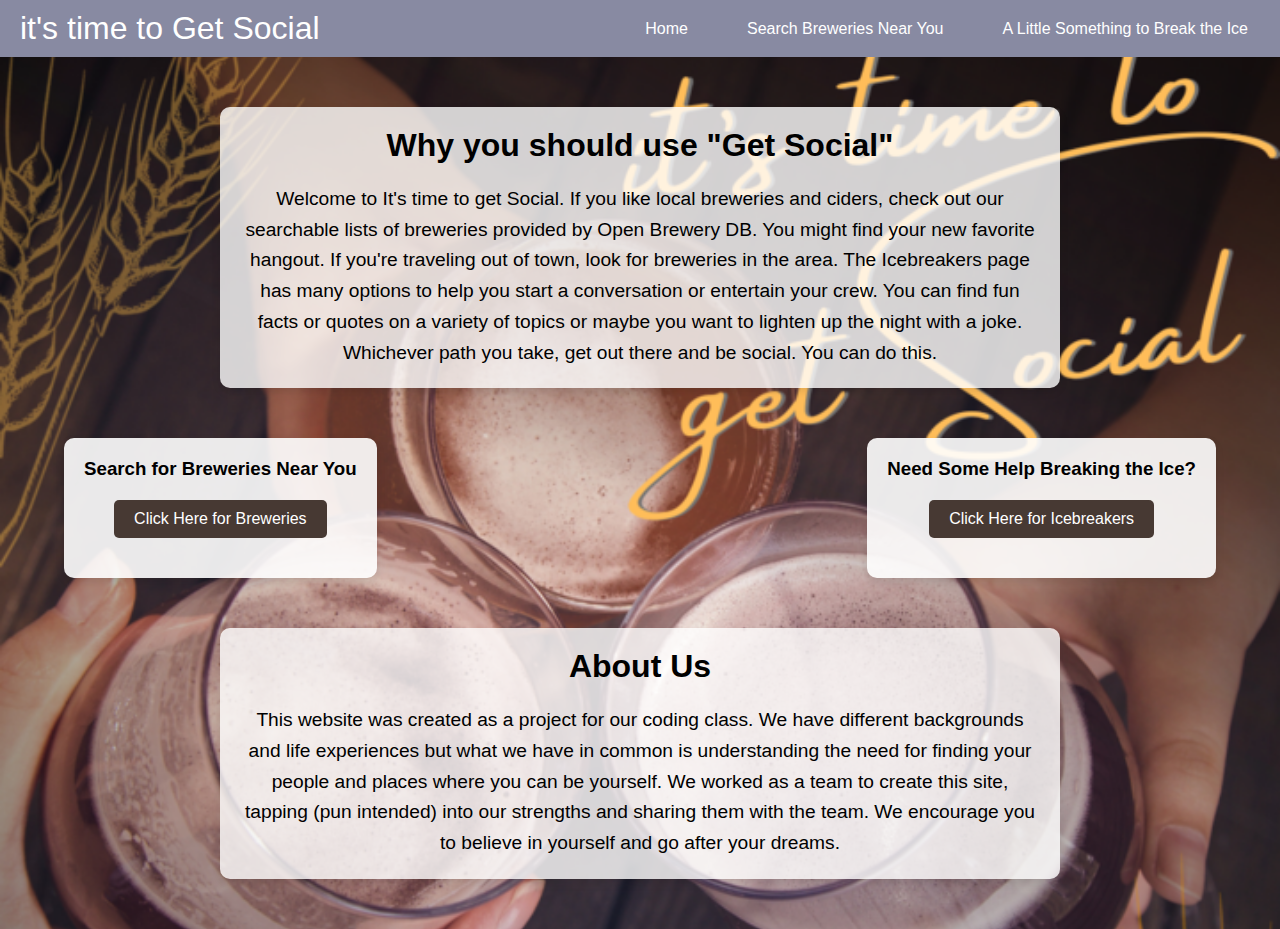
<file: index.html>
<!DOCTYPE html>
<html lang="en">

<head>
    <meta charset="UTF-8">
    <meta http-equiv="X-UA-Compatible" content="IE=edge">
    <meta name="viewport" content="width=device-width, initial-scale=1.0">
    <title>Get Social</title>
    <link rel="shortcut icon" href="./img/initialsLNR.png" type="image/x-icon">
    <link rel="stylesheet" href="Css/landingpage.css">
</head>

<body>
    <header>
        <div id="brand">it's time to Get Social</div>
        <nav id="navbar">
          <a href="./index.html">Home</a>
            <a href="./breweries.html">Search Breweries Near You</a>
            <a href="./icebreakers.html">A Little Something to Break the Ice</a>
        </nav>
        <div class="hamburger" id="hamburger">
            <div class="bar"></div>
            <div class="bar"></div>
            <div class="bar"></div>
          </div>
    </header>
    <div>
         <nav id="navbar2">
        <a href="./index.html">Home</a>
          <a href="./breweries.html">Search Breweries Near You</a>
          <a href="./icebreakers.html">A Little Something to Break the Ice</a>
      </nav>
    </div>
    <div class="about-us">
        <h2>Why you should use "Get Social"</h2>
        <p> Welcome to It's time to get Social. If you like local breweries and ciders, check out our searchable lists of breweries provided by Open Brewery DB. You might find your new favorite hangout. If you're traveling out of town, look for breweries in the area. The Icebreakers page has many options to help you start a conversation or entertain your crew. You can find fun facts or quotes on a variety of topics or maybe you want to lighten up the night with a joke. Whichever path you take, get out there and be social. You can do this.</p>
    </div>

    <div class="sections-container">
        <div class="left-aligned-section">
            <h3>Search for Breweries Near You</h3>
            <a href="breweries.html" class="icebreaker-link">Click Here for Breweries</a>
            <!-- <form action="breweries.html">
                <button type="submit">Click Here for Breweries</button>
            </form> -->
        </div>

        <div class="right-aligned-section">
            <h3>Need Some Help Breaking the Ice?</h3>
            <a href="icebreakers.html" class="icebreaker-link">Click Here for Icebreakers</a>
        </div>
    </div>

    <div class="about-us">
        <h2>About Us</h2>

        <p>This website was created as a project for our coding class. We have different backgrounds and life experiences but what we have in common is understanding the need for finding your people and places where you can be yourself. We worked as a team to create this site, tapping (pun intended) into our strengths and sharing them with the team. We encourage you to believe in yourself and go after your dreams.</p>
    </div>
    <script src="./Js/script.js"></script>
</body>

</html>
</file>
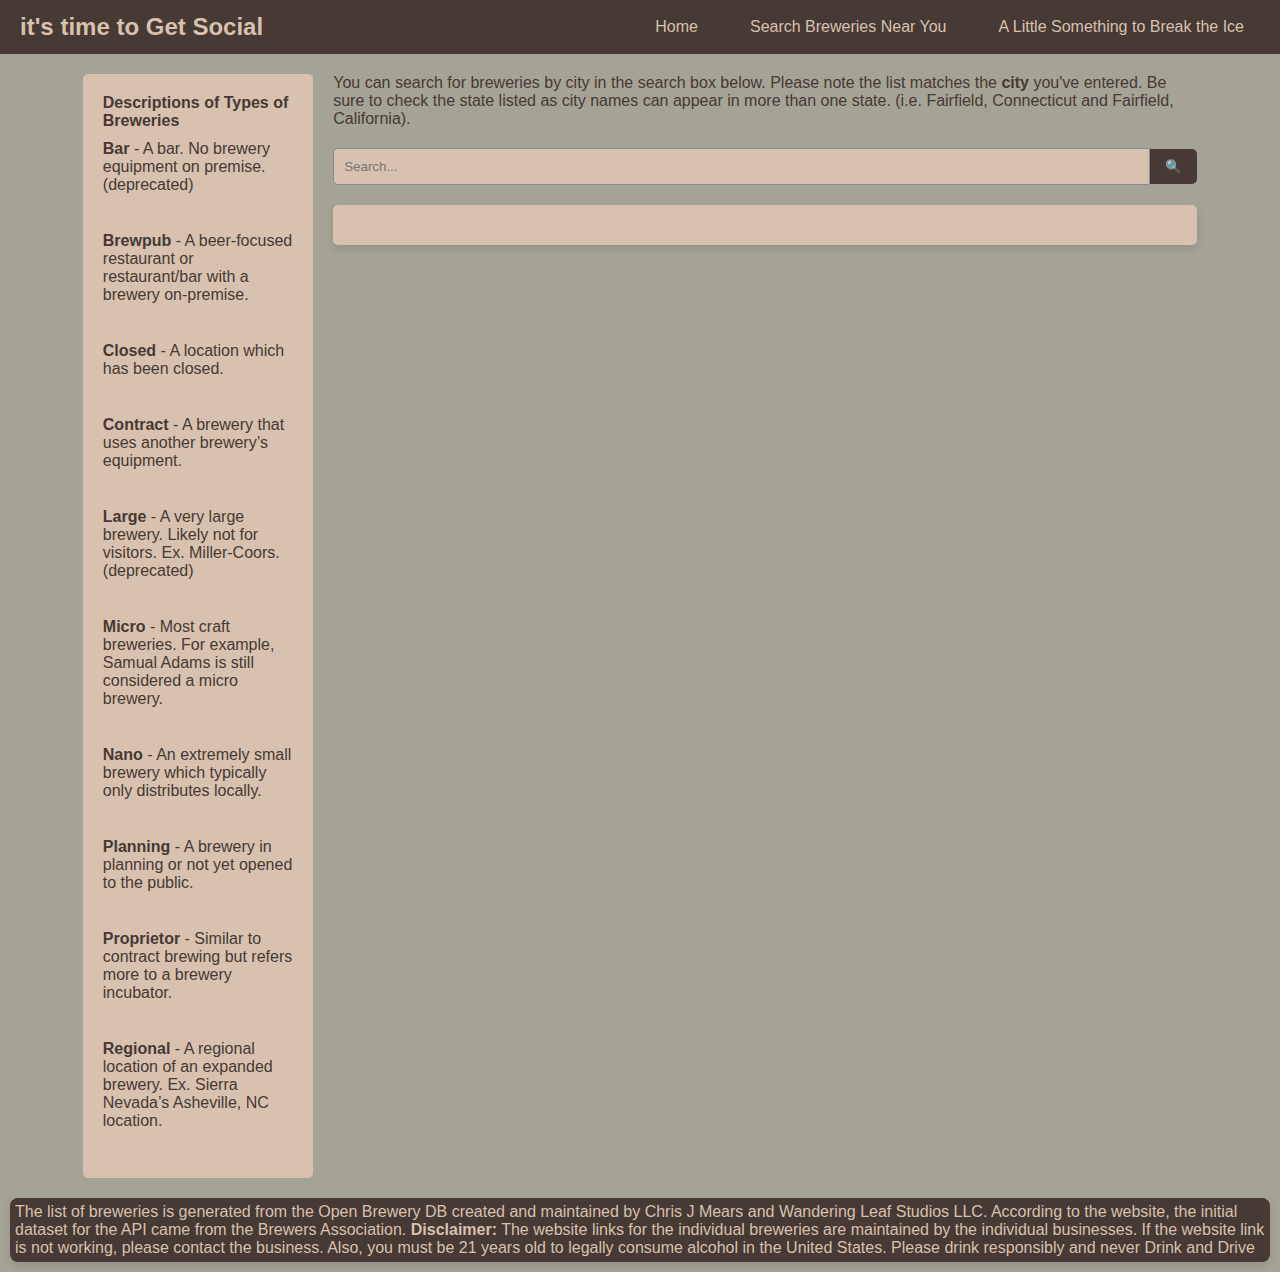
<file: breweries.html>
<!DOCTYPE html>
<html lang="en">

<head>
    <meta charset="UTF-8">
    <meta name="viewport" content="width=device-width, initial-scale=1.0">
    <title>Brewery Results</title>
    <link rel="shortcut icon" href="./img/initialsLNR.png" type="image/x-icon">
    <link rel="stylesheet" href="Css/breweries.css">
    <link rel="stylesheet" href="Css/modals.css">
</head>

<body>

    <header>
        <div id="brand">it's time to Get Social</div>
        <nav>
            <a href="./index.html">Home</a>
            <a href="./breweries.html">Search Breweries Near You</a>
            <a href="./icebreakers.html">A Little Something to Break the Ice</a>
        </nav>
        <div class="hamburger" id="hamburger">
        <div class="bar"></div>
        <div class="bar"></div>
        <div class="bar"></div>
      </div>
</header>
<div>
     <nav id="navbar2">
    <a href="./index.html">Home</a>
      <a href="./breweries.html">Search Breweries Near You</a>
      <a href="./icebreakers.html">A Little Something to Break the Ice</a>
  </nav>
</div>
<div id="myModal" class="modal">

  <div class="modal-content">
    <span class="close">&times;</span>
    <p class="modal-message"></p>
  </div>

</div>
    <div class="container">
        
        <div class="description-container">
            <p>Descriptions of Types of Breweries</p>
            <ul>
            <li><span>Bar</span> - A bar. No brewery equipment on premise. (deprecated)</li><br>
            <li><span>Brewpub</span> - A beer-focused restaurant or restaurant/bar with a brewery on-premise.</li><br>
            <li><span>Closed</span> - A location which has been closed.</li><br>
            <li><span>Contract</span> - A brewery that uses another brewery’s equipment.</li><br>
            <li><span>Large</span> - A very large brewery. Likely not for visitors. Ex. Miller-Coors. (deprecated)</li><br>
            <li><span>Micro</span> - Most craft breweries. For example, Samual Adams is still considered a micro brewery.</li><br>
            <li><span>Nano</span> - An extremely small brewery which typically only distributes locally.</li><br>
            <li><span>Planning</span> - A brewery in planning or not yet opened to the public.</li><br>
            <li><span>Proprietor</span> - Similar to contract brewing but refers more to a brewery incubator.</li><br>
            <li><span>Regional</span> - A regional location of an expanded brewery. Ex. Sierra Nevada’s Asheville, NC location.</li><br>
            </ul>
        </div>

        <div class="main-content">
            <div class="directions-container">
                <p>  You can search for breweries by city in the search box below. Please note the list matches the <b>city</b> you've entered. Be sure to check the state listed as city names can appear in more than one state. (i.e. Fairfield, Connecticut and Fairfield, California).</p>
            </div>
            <div class="search-container">
                <input type="text" id="cityEntered" class="search-input" placeholder="Search...">
                <button class="search-btn" id="searchBtn">🔍</button>
            </div>

            <div class="results-container">
                <div id="db-list">
                </div>
            </div>

        </div>

    </div>
    <footer>The list of breweries is generated from the Open Brewery DB created and maintained by Chris J Mears and Wandering Leaf Studios LLC. According to the website, the initial dataset for the API came from the Brewers Association.
        <b>Disclaimer:</b> The website links for the individual breweries are maintained by the individual businesses. If the website link is not working, please contact the business. Also, you must be 21 years old to legally consume alcohol in the United States. Please drink responsibly and never Drink and Drive</footer>

    <script src="./Js/script.js"></script>
    <script src="Js/breweries.js"></script>
</body>

</html>
</file>
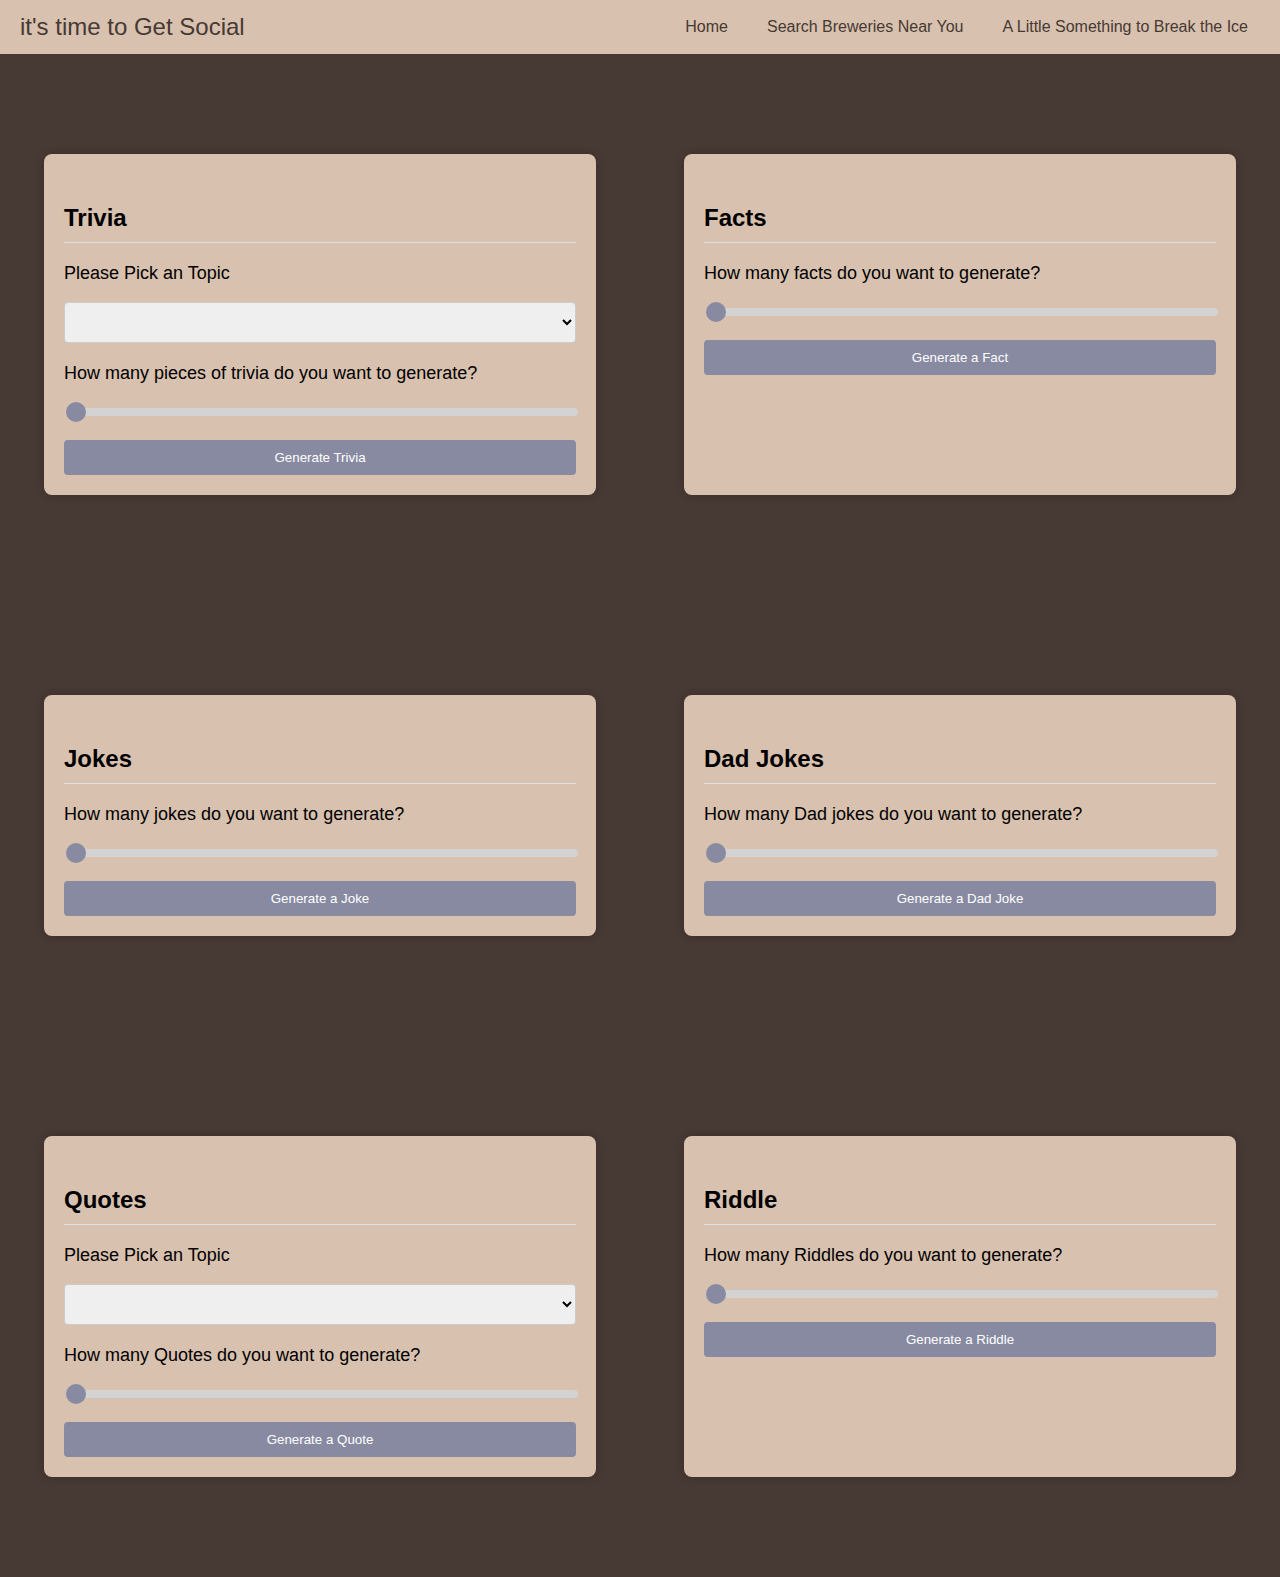
<file: icebreakers.html>
<!DOCTYPE html>
<html lang="en">

<head>
    <meta charset="UTF-8">
    <meta name="viewport" content="width=device-width, initial-scale=1.0">
    <title>Dream Ducks: Results</title>
    <link rel="shortcut icon" href="./img/initialsLNR.png" type="image/x-icon">
    <link rel="stylesheet" href="Css/icbreaker.css">
    <link rel="stylesheet" href="Css/Slider.css">
    <link rel="stylesheet" href="Css/modals.css">
   
</head>

<body>
     <header>
        <div id="brand">it's time to Get Social</div>
        <nav>
            <a href="./index.html">Home</a>
            <a href="./breweries.html">Search Breweries Near You</a>
            <a href="./icebreakers.html">A Little Something to Break the Ice</a>
        </nav>
        <div class="hamburger" id="hamburger">
        <div class="bar"></div>
        <div class="bar"></div>
        <div class="bar"></div>
      </div>
</header>
<div>
     <nav id="navbar2">
    <a href="./index.html">Home</a>
      <a href="./breweries.html">Search Breweries Near You</a>
      <a href="./icebreakers.html">A Little Something to Break the Ice</a>
  </nav>
</div>
    <div class="row">
        <div id="trivia-div">
            <h1>Trivia</h1>
            <p>Please Pick an Topic</p>
            <select id="trivia-dropdown">
                <option value="blank" selected="selected" disabled> </option>
                <option value="artliterature">Art and Literature</option>
                <option value="language">Language</option>
                <option value="sciencenature">Science and Nature</option>
                <option value="general">General</option>
                <option value="fooddrink">Food and Drink</option>
                <option value="peopleplaces">People and Places</option>
                <option value="geography">Geography</option>
                <option value="historyholidays">History and Holidays</option>
                <option value="entertainment">Entertainment</option>
                <option value="toysgames">Toys and Games</option>
                <option value="music">Music</option>
                <option value="mathematics">Mathematics</option>
                <option value="religionmythology">Religion and Mythology</option>
                <option value="sportsleisure">Sports and Leisure</option>
            </select>
            <p>How many pieces of trivia do you want to generate? <span id="trivia-count"> </span></p>
            <input type="range" min="1" max="100" value="1" class="slider" id="triviaRange" >
            <button class="btn" id="trivia-btn">Generate Trivia</button>
        </div>

        <div id="facts-div">
            <h1>Facts</h1>
            <div class="slidecontainer">
                <p>How many facts do you want to generate? <span id="fact-count"> </span></p>
                <input type="range" min="1" max="100" value="1" class="slider" id="factsRange">

            </div>
            <button class="btn" id="facts-btn">Generate a Fact</button>
        </div>

    </div>

    <div class="row">
        <div id="jokes-div">
            <h1>Jokes</h1>
            <div class="slidecontainer">
                <p>How many jokes do you want to generate? <span id="joke-count"> </span></p>
                <input type="range" min="1" max="100" value="1" class="slider" id="jokesRange">

            </div>
            <button class="btn" id="jokes-btn">Generate a Joke</button>
        </div>
        <div id="dad-div">
            <h1>Dad Jokes</h1>
            <div class="slidecontainer">
                <p>How many Dad jokes do you want to generate? <span id="dad-count"> </span></p>
                <input type="range" min="1" max="100" value="1" class="slider" id="dadRange">

            </div>
            <button class="btn" id="dad-btn">Generate a Dad Joke</button>
        </div>
    </div>

    <div class="row">

        <div id="quotes-div">
            <h1>Quotes</h1>
            <p>Please Pick an Topic</p>
            <select id="quotes-dropdown">
                <option value="blank" selected="selected" disabled></option>
                <option value="age">Age</option>
                <option value="alone">Alone</option>
                <option value="amazing">Amazing</option>
                <option value="architecture">Architecture</option>
                <option value="art">Art</option>
                <option value="attitude">Attitude</option>
                <option value="beauty">Beauty</option>
                <option value="best">Best</option>
                <option value="birthday">Birthday</option>
                <option value="car">Car</option>
                <option value="change">Change</option>
                <option value="communications">Communications</option>
                <option value="computers">Computers</option>
                <option value="cool">Cool</option>
                <option value="courage">Courage</option>
                <option value="dating">Dating</option>
                <option value="death">Death</option>
                <option value="design">Design</option>
                <option value="dreams">Dreams</option>
                <option value="education">Education</option>
                <option value="environmental">Environmental</option>
                <option value="equality">Equality</option>
                <option value="experience">Experience</option>
                <option value="failure">Failure</option>
                <option value="family">Family</option>
                <option value="famous">Famous</option>
                <option value="fear">Fear</option>
                <option value="fitness">Fitness</option>
                <option value="food">Food</option>
                <option value="forgiveness">Forgiveness</option>
                <option value="freedom">Freedom</option>
                <option value="friendship">Friendship</option>
                <option value="funny">Funny</option>
                <option value="future">Future</option>
                <option value="good">Good</option>
                <option value="graduation">Graduation</option>
                <option value="great">Great</option>
                <option value="happiness">Happiness</option>
                <option value="health">Health</option>
                <option value="history">History</option>
                <option value="home">Home</option>
                <option value="hope">Hope</option>
                <option value="humor">Humor</option>
                <option value="imagination">Imagination</option>
                <option value="inspirational">Inspirational</option>
                <option value="intelligence">Intelligence</option>
                <option value="jealousy">Jealousy</option>
                <option value="knowledge">Knowledge</option>
                <option value="leadership">Leadership</option>
                <option value="learning">Learning</option>
                <option value="legal">Legal</option>
                <option value="life">Life</option>
                <option value="love">Love</option>
                <option value="medical">Medical</option>
                <option value="money">Money</option>
                <option value="morning">Morning</option>
                <option value="movies">Movies</option>
                <option value="success">Success</option>
            </select>
            <div class="slidecontainer">
                <p>How many Quotes do you want to generate? <span id="quote-count"> </span></p>
                <input type="range" min="1"max="100" value="1" class="slider" id="quoteRange">

            </div>
            <button class="btn" id="quote-btn">Generate a Quote</button>
        </div>

        <div id="riddle-div">
            <h1>Riddle</h1>
            <div class="slidecontainer">
                <p>How many Riddles do you want to generate? <span id="riddle-count"> </span></p>
                <input type="range" min="1" max="100" value="1" class="slider" id="riddleRange">

            </div>
            <button class="btn" id="riddle-btn">Generate a Riddle</button>
        </div>
    </div>

    <div id="myModal" class="modal">

        <div class="modal-content">
          <span class="close">&times;</span>
          <p class="modal-message"></p>
        </div>
      
      </div>
    <script src="./Js/script.js"></script>
    <script src="./Js/icebreakers.js"></script>
</body>

</html>
</file>
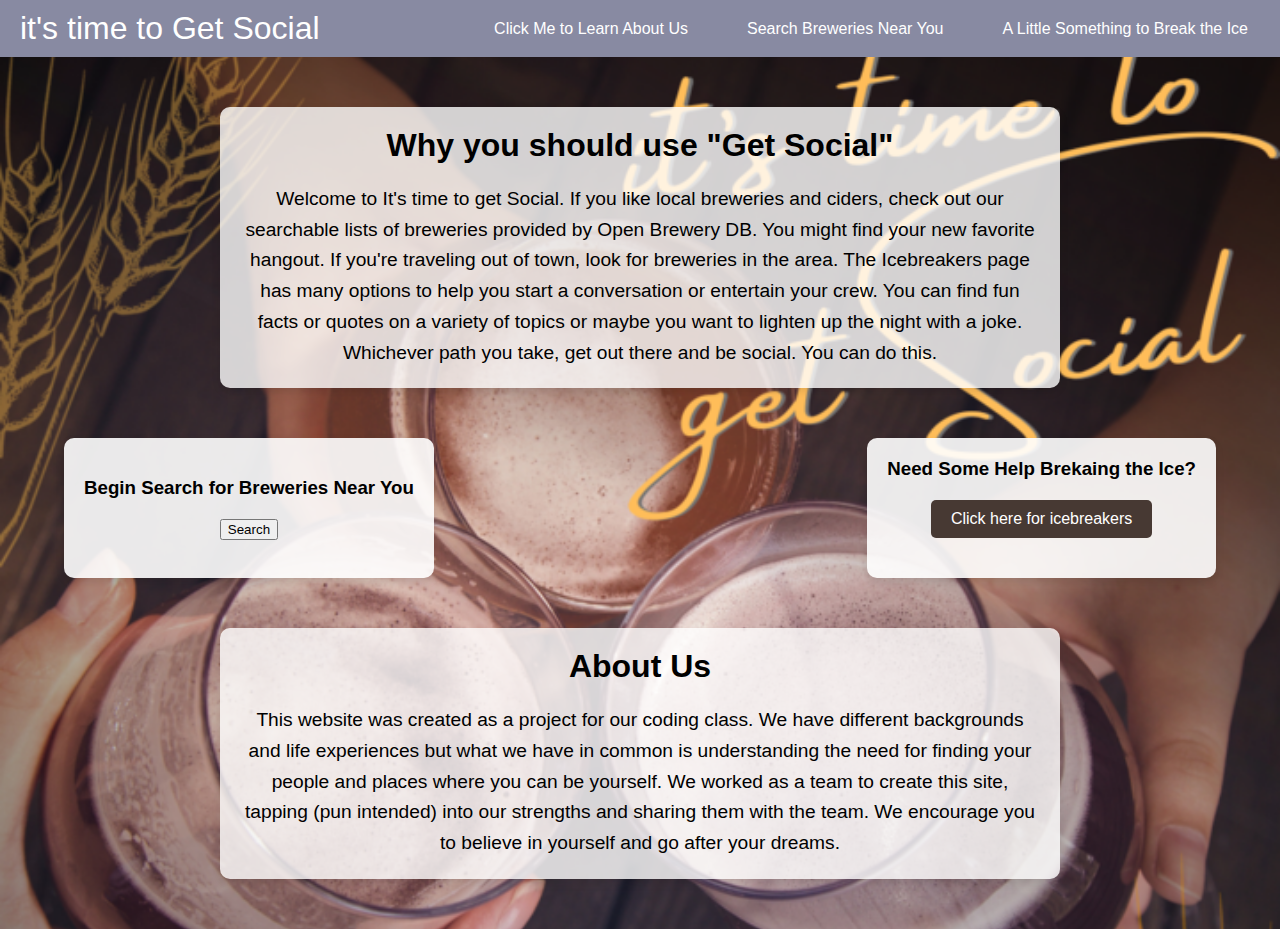
<file: landingpage.html>
<!DOCTYPE html>
<html lang="en">

<head>
    <meta charset="UTF-8">
    <meta http-equiv="X-UA-Compatible" content="IE=edge">
    <meta name="viewport" content="width=device-width, initial-scale=1.0">
    <title>Website Title</title>
    <link rel="stylesheet" href="Css/landingpage.css">
</head>

<body>
    <header>
        <div id="brand">it's time to Get Social</div>
        <nav>
            <a href="./landingpage.html">Click Me to Learn About Us</a>
            <a href="./breweries.html">Search Breweries Near You</a>
            <a href="./icebreakers.html">A Little Something to Break the Ice</a>
        </nav>
    </header>

    <div class="about-us">
        <h2>Why you should use "Get Social"</h2>
        <p> Welcome to It's time to get Social. If you like local breweries and ciders, check out our searchable lists of breweries provided by Open Brewery DB. You might find your new favorite hangout. If you're traveling out of town, look for breweries in the area. The Icebreakers page has many options to help you start a conversation or entertain your crew. You can find fun facts or quotes on a variety of topics or maybe you want to lighten up the night with a joke. Whichever path you take, get out there and be social. You can do this.</p>
    </div>

    <div class="sections-container">
        <div class="left-aligned-section">
            <h3>Begin Search for Breweries Near You</h3>
            <form action="breweries.html">
                <button type="submit">Search</button>
            </form>
        </div>

        <div class="right-aligned-section">
            <h3>Need Some Help Brekaing the Ice?</h3>
            <a href="icebreakers.html" class="icebreaker-link">Click here for icebreakers</a>
        </div>
    </div>

    <div class="about-us">
        <h2>About Us</h2>
        <p>This website was created as a project for our coding class. We have different backgrounds and life experiences but what we have in common is understanding the need for finding your people and places where you can be yourself. We worked as a team to create this site, tapping (pun intended) into our strengths and sharing them with the team. We encourage you to believe in yourself and go after your dreams.</p>
    </div>
</body>

</html>
</file>
<file: Css/landingpage.css>
body, div, h1, h2, h3, p, a {
    margin: 0;
    padding: 0;
    font-family: 'Arial', sans-serif;
    text-decoration: none;
}

body {
    background-color: #D8C1AF;
}

header {
    background-color: #888AA2;
    padding: 10px 20px;
    display: flex;
    justify-content: space-between;
    align-items: center;
    color: white;
}

nav {
    display: flex;
    gap: 15px;
}
nav a {
    margin-left: 20px;
    color: white;
    padding: 8px 12px;
    border-radius: 4px;
    transition: color 0.3s;
}

nav a:hover {
    color: #d1d4da;
}

#brand {
    font-size: 2.0em;
}

.about-us {
    width: 90%;
    max-width: 800px;
    margin: 50px auto;
    text-align: center;
    padding: 20px;
    background-color: rgba(255, 255, 255, 0.8);
    border-radius: 10px;
    box-shadow: 0 4px 8px rgba(0, 0, 0, 0.1);
}

.about-us h2 {
    font-size: 2em;
    margin-bottom: 20px;
}

.about-us p {
    font-size: 1.2em;
    line-height: 1.6;
}

.sections-container {
    display: flex;
    justify-content: space-between;
    margin: 50px auto;
    max-width: 1300px;
    width: 90%;
}

.left-aligned-section, .right-aligned-section {
    max-width: 400px;
    padding: 20px;
    background-color: rgba(255, 255, 255, 0.9);
    border-radius: 10px;
    box-shadow: 0 4px 8px rgba(0, 0, 0, 0.1);
}

.left-aligned-section form, .right-aligned-section form {
    display: flex;
    flex-direction: column;
    gap: 10px;
}

/* .left-aligned-section button, .right-aligned-section .icebreaker-link {
    padding: 10px 20px;
    background-color: #473933;
    color: white;
    border: none;
    border-radius: 5px;
    cursor: pointer;
    transition: background-color 0.3s ease;
    text-align: center;
    margin-bottom: 20px;
}

.left-aligned-section button:hover, .right-aligned-section .icebreaker-link:hover {
    background-color: #473933;
   
} */
.icebreaker-link {
    padding: 10px 20px;
    background-color: #473933;
    color: white;
    border: none;
    border-radius: 5px;
    cursor: pointer;
    transition: background-color 0.3s ease;
    text-align: center;
    margin-bottom: 20px;
}

.icebreaker-link:hover {
    background-color: #473933;
   
}

.right-aligned-section h3{
    margin-bottom: 20px;
}

.left-aligned-section h3 {
    margin-bottom: 20px;
    
}

.right-aligned-section {
    display: flex;
    flex-direction: column;
    justify-content: center;
    align-items: center;
    
}
.left-aligned-section {
    display: flex;
    flex-direction: column;
    justify-content: center;
    align-items: center;
}

body {
    background-image: url('../img/background.png');
    background-repeat: no-repeat;
    background-attachment: fixed;  
    background-size: cover;
}
/* Styles for the hamburger menu icon */
.hamburger {
    display: none; /* Hide by default */
    flex-direction: column;
    cursor: pointer;
  }
  
  .bar {
    width: 25px;
    height: 3px;
    background-color: white;
    margin: 4px 0;
    border-radius: 3px;
  }
  
  nav.active a {
    display: block;
  }
  #navbar2.active{
    display: block;
    background-color: #888aa296;

  }
  #navbar2{
    display: none;
  }

@media screen and (min-width: 767px) {
    #navbar2.active{
    display: none;
  }
  #navbar2{
    display: none;
  }
}
@media screen and (max-width: 767px) {
    #brand {
        font-size: 24px;
    }
    
    nav a {
        display: block;
        margin-bottom: 5px;
    }
    .about-us h2,
    .left-aligned-section h3,
    .right-aligned-section h3 {
        font-size: 20px;
    }
    .about-us p,
    .left-aligned-section,
    .right-aligned-section {
        font-size: 16px;
    }
    
    .sections-container {
        display: flex;
        flex-direction: column;
        align-content: center;
        justify-content: center;
        flex-wrap: wrap;
    }
  
    /* Hide the regular navigation links */
  nav a {
    display: none;
  }

  /* Show the hamburger menu */
  .hamburger {
    display: flex;
    align-items: center;
    justify-content: center;
  }
}
@media screen and (max-width: 450px) {
    main,
    nav {
      flex-direction: column;
      
    }
    .row{
        display:flex;
        flex-direction: column;
    }
    .sections-container {
        display: flex;
        flex-direction: column;
        align-content: center;
    }
}
</file>
<file: Css/breweries.css>
* {
    margin: 0;
    padding: 0;
    box-sizing: border-box;
    font-family: 'Arial', sans-serif;
}

body {
    background-color: #A5A396;
    color: #473933;
}

header {
    background-color: #473933;
    padding: 10px 20px;
    display: flex;
    justify-content: space-between;
    align-items: center;
    color: #D8C1AF;
}

#brand {
    font-size: 24px;
    font-weight: bold;
}

nav {
    display: flex;
    gap: 20px;
}

nav a {
    text-decoration: none;
    color: #D8C1AF;
    padding: 8px 16px;
    border-radius: 5px;
    transition: background-color 0.3s;
}

nav a:hover {
    background-color: #888AA2;
    color: #473933;
}

.container {
    display: flex;
    justify-content: center;
    align-items: start;
    gap: 20px;
    margin: 20px auto;
    width: 90%;
}
/* trying to add the directions across the top  */
/* .directions-container{
    max-width:100%;
} */

.description-container {
    flex-basis: 20%;
    max-width: 20%;
    padding: 20px;
    border-radius: 5px;
    background-color: #D8C1AF;
}

.description-container p {
    font-weight: bold;
    color: #473933;
    margin-bottom: 10px;
}

.description-container ul {
    list-style-type: none;
}

.description-container li {
    margin: 10px 0;
    color: #473933;
}

.description-container span {
    font-weight: bold;
    color: #473933;
}

.main-content {
    flex-basis: 75%;
    max-width: 75%;
}

.search-container {
    margin: 20px auto;
    width: 100%;
    display: flex;
    justify-content: center;
    align-items: center;
}

.search-input {
    padding: 10px;
    border: 1px solid #888AA2;
    border-radius: 5px 0 0 5px;
    flex-grow: 1;
    background-color: #D8C1AF;
    color: #473933;
}

.search-btn {
    padding: 10px 15px;
    border: none;
    border-radius: 0 5px 5px 0;
    background-color: #473933;
    color: #D8C1AF;
    cursor: pointer;
    transition: background-color 0.3s;
}

.search-btn:hover {
    background-color: #888AA2;
}

.results-container {
    margin: 20px auto;
    width: 100%;
    padding: 20px;
    border-radius: 5px;
    background-color: #D8C1AF;
    box-shadow: 0 4px 8px rgba(0, 0, 0, 0.1);
}

#db-list {
    display: flex;
    flex-direction: column;
    gap: 20px;
}

.card {
    background-color: #888AA2;
    padding: 15px;
    border-radius: 8px;
    box-shadow: 0 4px 8px rgba(0, 0, 0, 0.1);
    transition: transform 0.3s, box-shadow 0.3s;
}

.card:hover {
    transform: translateY(-5px);
    box-shadow: 0 6px 12px rgba(0, 0, 0, 0.2);
}

.card a {
    text-decoration: none;
    color: #D8C1AF;
    transition: color 0.3s;
}

.card a:hover {
    color: #473933;
}
footer{
    margin: 10px;
    padding: 5px;
    background-color:#473933;
    color: #D8C1AF;
    border-radius: 8px;
    box-shadow: 0 4px 8px rgba(0, 0, 0, 0.1);
}

/* Styles for the hamburger menu icon */
.hamburger {
    display: none; /* Hide by default */
    flex-direction: column;
    cursor: pointer;
  }
  
  .bar {
    width: 25px;
    height: 3px;
    background-color: white;
    margin: 4px 0;
    border-radius: 3px;
  }
  nav.active a {
    display: block;
  }
  #navbar2.active{
    display: block;
    background-color: #473933c7;

  }
  #navbar2{
    display: none;
  }

@media screen and (min-width: 767px) {
    #navbar2.active{
    display: none;
  }
  #navbar2{
    display: none;
  }
}
@media screen and (max-width: 767px) {
    #navbar2.active{
    display: block;
  }
  #navbar2{
    display: none;
  }
  nav a {
    display: none;
  }

  /* Show the hamburger menu */
  .hamburger {
    display: flex;
    align-items: center;
    justify-content: center;
  }
}
@media screen and (max-width: 545px) {
    nav a {
        display: none;
      }
    
      /* Show the hamburger menu */
      .hamburger {
        display: flex;
        align-items: center;
        justify-content: center;
      }
    main,
    nav {
      flex-direction: column;
    }
    .row{
        display:flex;
        flex-direction: column;
    }
    .description-container{
        font-size: .5em;
        padding-left: 1px;
    }
    li{
        font-size: .5em;
    }
}
</file>
<file: Css/modals.css>
.modal {
  display: none;
  position: fixed;
  z-index: 10;
  left: 0;
  top: 0;
  width: 100%;
  height: 100%;
  overflow: auto;
  background-color: rgba(71, 57, 51, 0.8);
  transition: opacity 0.3s ease;
}

.modal-content {
  background-color: #D8C1AF;
  margin: 8% auto; 
  padding: 30px;
  border: 1px solid #888AA2;
  width: 60%;
  border-radius: 10px;
  box-shadow: 0px 10px 24px rgba(0, 0, 0, 0.2);
  position: relative;
}

.close {
  color: #473933;
  position: absolute;
  top: 15px; 
  right: 15px; 
  font-size: 24px;
  font-weight: bold;
  background-color: #888AA2;
  border-radius: 50%;
  height: 30px;
  width: 30px;
  display: flex;
  align-items: center;
  justify-content: center;
  transition: transform 0.2s;
}

.close:hover,
.close:focus {
  color: #D8C1AF;
  transform: scale(1.1);
  background-color: #473933;
}
</file>
<file: Css/icbreaker.css>
body {
    font-family: Arial, sans-serif;
    background-color: #473933;
    margin: 0;
    padding: 0;
}

header {
    background-color: #D8C1AF;
    padding: 10px 20px;
    display: flex;
    justify-content: space-between;
    align-items: center;
}

#brand {
    font-size: 1.5em;
    color: #473933;
}

nav {
    display: flex;
    gap: 15px;
}

nav a {
    color: #473933;
    text-decoration: none;
    padding: 8px 12px;
    border-radius: 4px;
    transition: background-color 0.3s;
}

nav a:hover {
    background-color: #888AA2;
    color: #ffffff;
}

#trivia-div,#facts-div, #jokes-div, #dad-div, #quotes-div, #riddle-div {
    width: 40%;
    max-width: 800px;
    margin: 100px auto;
    background-color: #D8C1AF;
    padding: 20px;
    box-shadow: 0px 0px 10px rgba(0, 0, 0, 0.2);
    border-radius: 8px;
}

#trivia-dropdown, #quotes-dropdown{
    width: 100%;
    padding: 10px;
    font-size: 16px;
    border: 1px solid #cccccc;
    border-radius: 4px;
}

.btn {
    display: block;
    width: 100%;
    margin-top: 20px;
    padding: 10px;
    background-color: #888AA2;
    color: #ffffff;
    border: none;
    border-radius: 4px;
    cursor: pointer;
    transition: background-color 0.3s;
}

.btn:hover {
    background-color: #228B22;
}

h1 {
    margin-top: 30px;
    font-size: 24px;
    border-bottom: 1px solid #e0e0e0;
    padding-bottom: 10px;
}
h3{
    border-bottom: 1px solid #e0e0e0;
    padding-bottom: 10px;
}
p {
    margin-top: 20px;
    font-size: 18px;
}

.row{
    display:flex;
}

/* Styles for the hamburger menu icon */
.hamburger {
    display: none; /* Hide by default */
    flex-direction: column;
    cursor: pointer;
  }
  
  .bar {
    width: 25px;
    height: 3px;
    background-color: white;
    margin: 4px 0;
    border-radius: 3px;
  }
  nav.active a {
    display: block;
  }
  #navbar2.active{
    display: block;
    background-color: #d8c1afad;
  }
  #navbar2{
    display: none;
  }

@media screen and (min-width: 767px) {
    #navbar2.active{
    display: none;
  }
  #navbar2{
    display: none;
  }
}
@media screen and (max-width: 767px) {
    #navbar2.active{
    display: block;
  }
  #navbar2{
    display: none;
  }
    nav a {
    display: none;
  }

  /* Show the hamburger menu */
  .hamburger {
    display: flex;
    align-items: center;
    justify-content: center;
  }
}

@media screen and (max-width: 450px) {
    main,
    nav {
      flex-direction: column;
    }
    .row{
        display:flex;
        flex-direction: column;

    }
    #trivia-div,#facts-div, #jokes-div, #dad-div, #quotes-div, #riddle-div {
        width: 80%;
        max-width: 800px;
        margin: 100px auto;
        background-color: #D8C1AF;
        padding: 20px;
        box-shadow: 0px 0px 10px rgba(0, 0, 0, 0.2);
        border-radius: 8px;
    }
  }
</file>
<file: Css/Slider.css>
.slidecontainer {
  width: 100%;
  margin: 20px 0;
}

.slider {
  -webkit-appearance: none;
  appearance: none;
  width: 100%;
  height: 8px;
  border-radius: 4px;
  background: #d3d3d3;
  outline: none;
  transition: opacity .2s;
  
}

.slider::-webkit-slider-thumb {
  -webkit-appearance: none;
  appearance: none;
  width: 20px;
  height: 20px;
  border-radius: 50%;
  background: #888AA2;
  cursor: pointer;
  transition: background .2s; 
}

.slider::-moz-range-thumb {
  width: 20px;
  height: 20px;
  border-radius: 50%;
  background: #888AA2;
  cursor: pointer;
  transition: background .2s;
}

.slider:hover {
  opacity: 1;
  border: 2px solid #473933 ;
}

.slider:hover::-webkit-slider-thumb {
  background: #228B22;
}

.slider:hover::-moz-range-thumb {
  background: #228B22;
}
</file>
